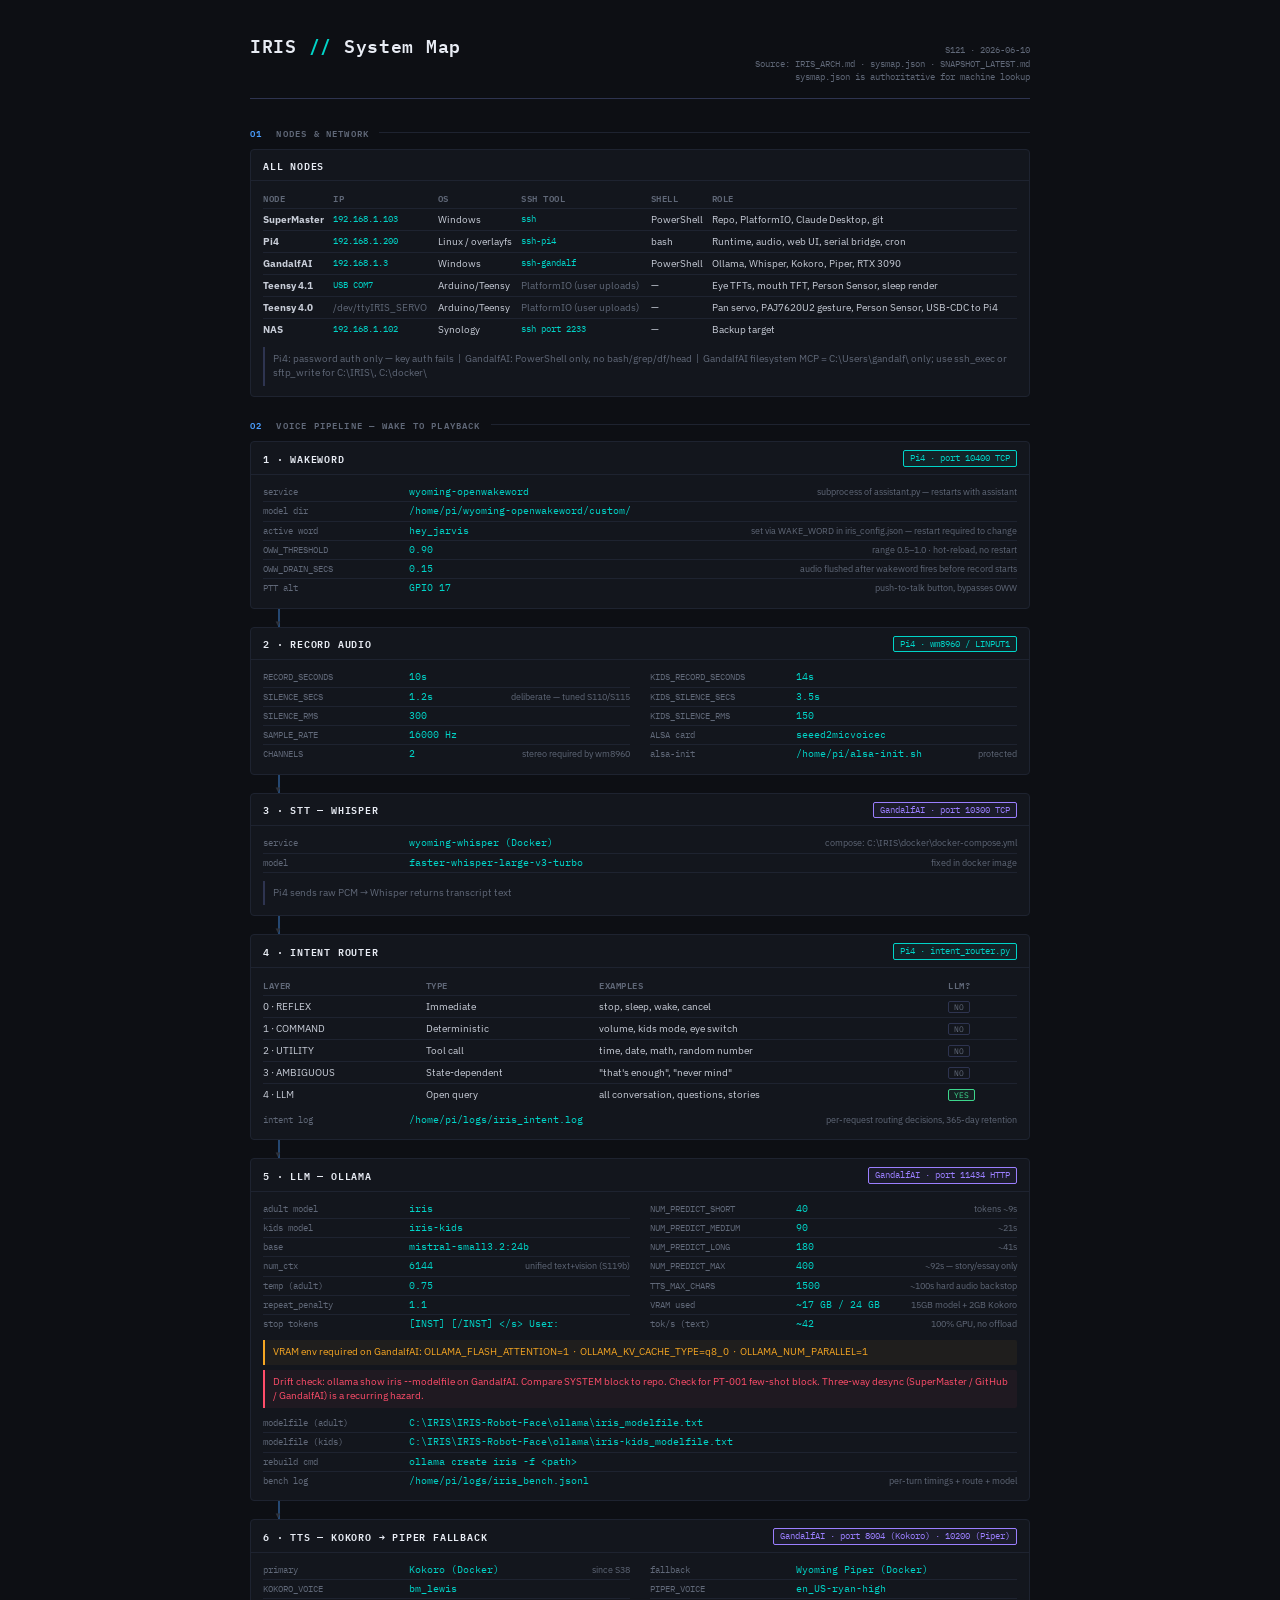
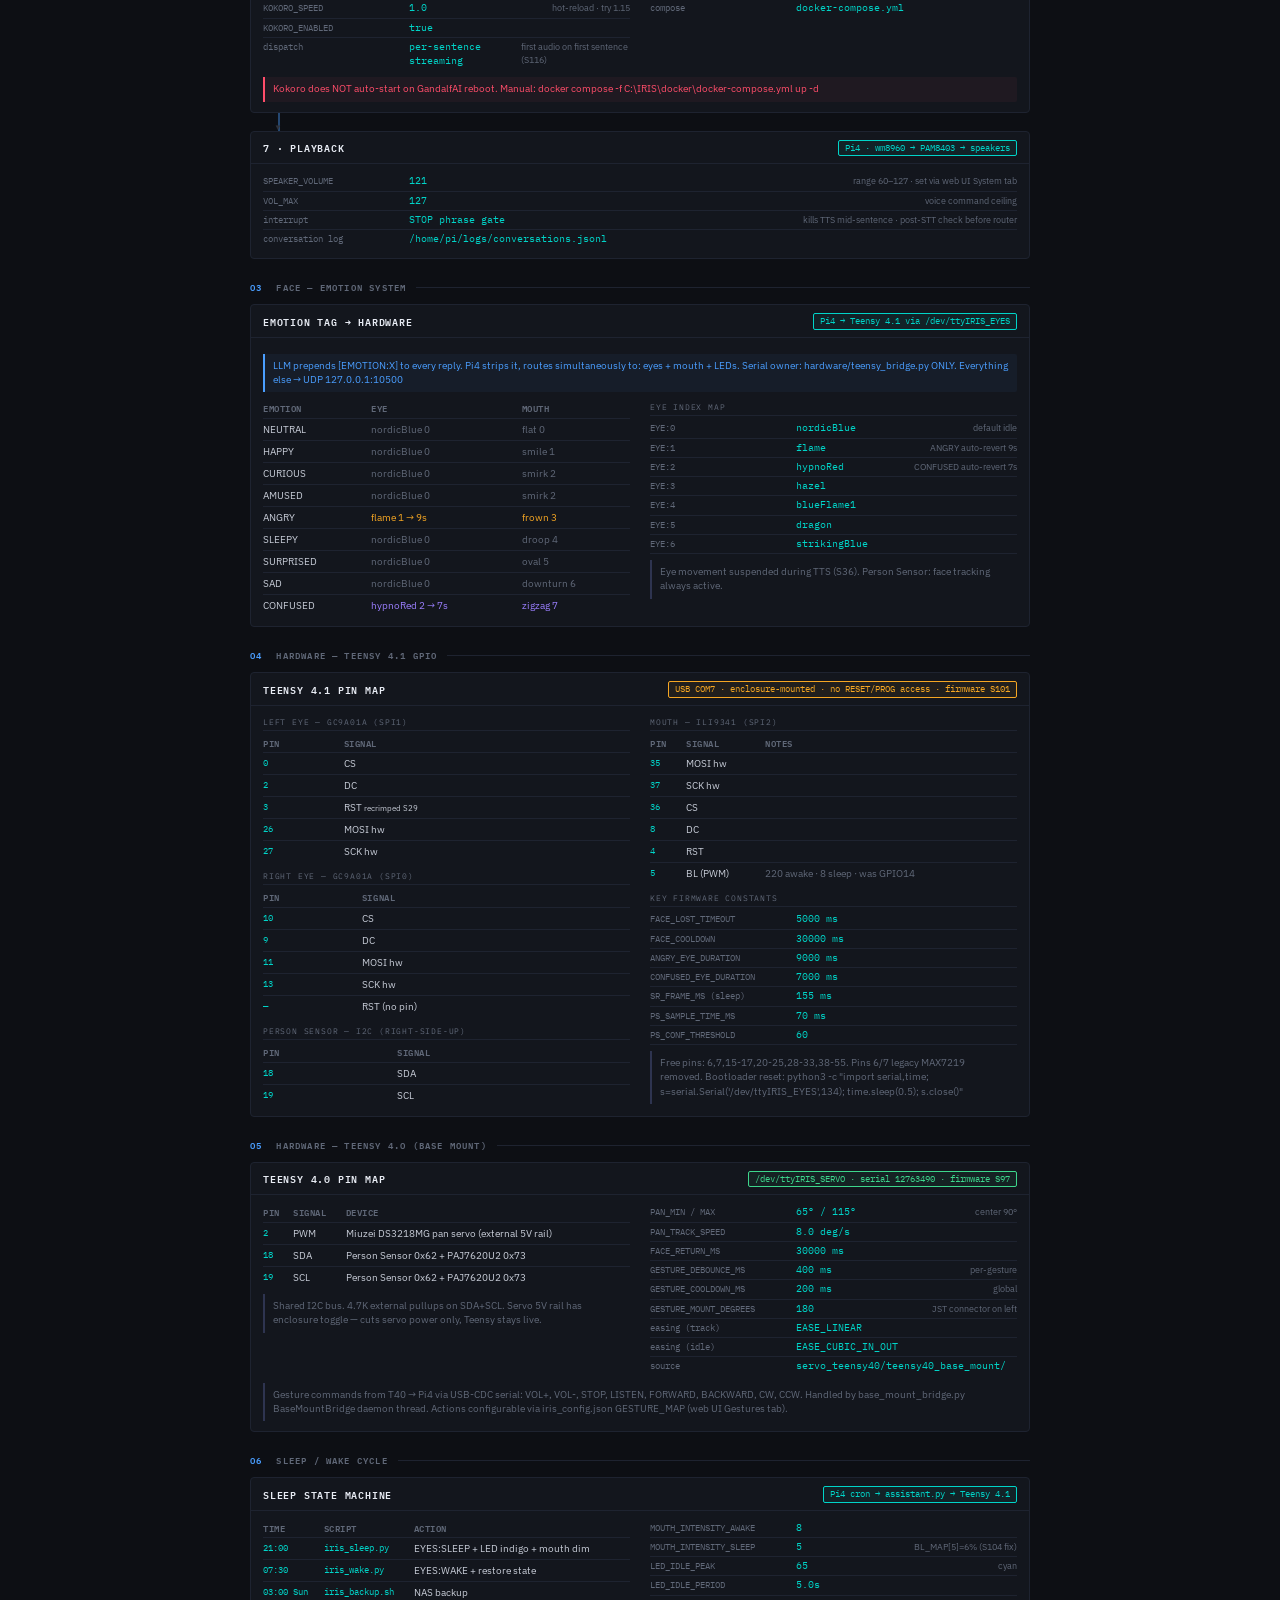
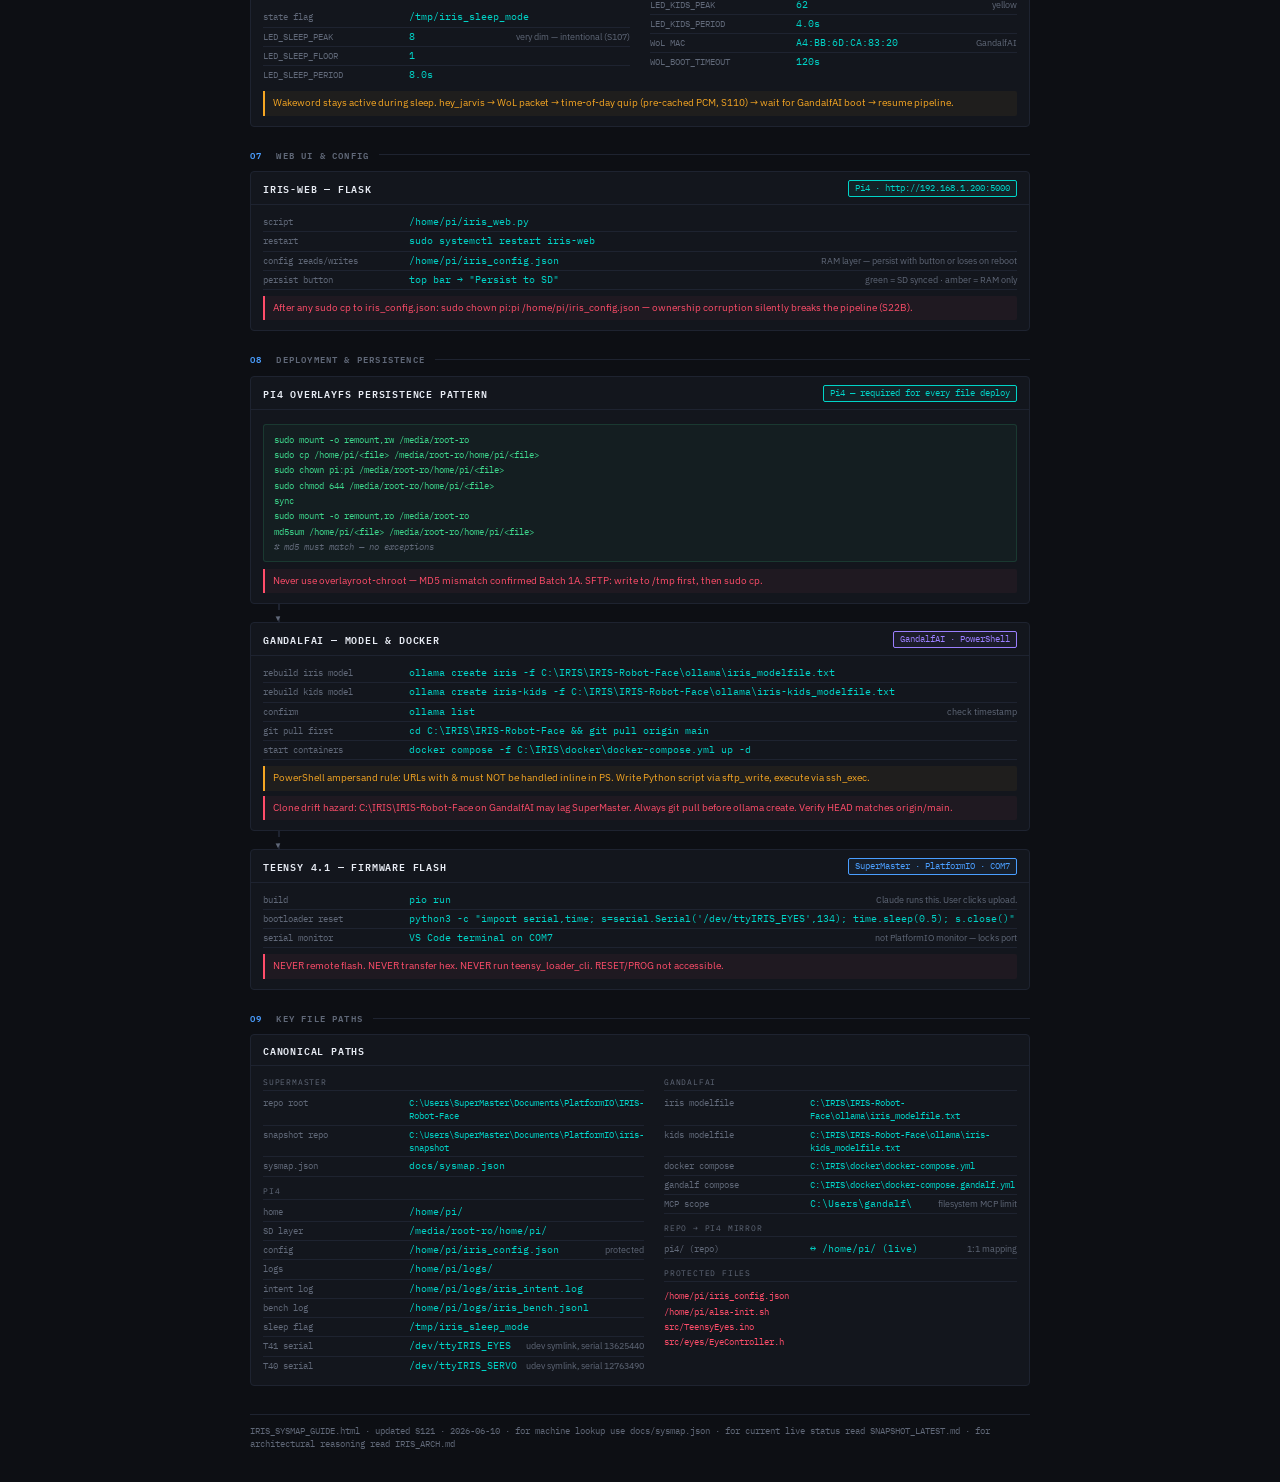
<file: docs/IRIS_SYSMAP_GUIDE.html>
<!DOCTYPE html>
<html lang="en">
<head>
<meta charset="UTF-8">
<title>IRIS System Map</title>
<style>
  @import url('https://fonts.googleapis.com/css2?family=IBM+Plex+Mono:wght@400;600&family=IBM+Plex+Sans:wght@300;400;600&display=swap');

  :root {
    --bg: #0d0f14;
    --surface: #13161d;
    --border: #1e2330;
    --border-bright: #2e3450;
    --text: #c8cdd8;
    --text-dim: #606878;
    --text-bright: #e8ecf4;
    --accent-blue: #4a9eff;
    --accent-cyan: #00d4c8;
    --accent-amber: #f5a623;
    --accent-red: #ff4d6a;
    --accent-green: #3dd68c;
    --accent-purple: #9b7fff;
    --flow-line: #1e2330;
    --tag-bg: #1a1e2a;
  }

  * { margin: 0; padding: 0; box-sizing: border-box; }

  body {
    background: var(--bg);
    color: var(--text);
    font-family: 'IBM Plex Sans', sans-serif;
    font-size: 11px;
    line-height: 1.5;
    padding: 32px 40px;
    max-width: 860px;
    margin: 0 auto;
  }

  /* PRINT */
  @media print {
    body { background: #fff; color: #111; padding: 18px 24px; font-size: 9.5px; }
    :root {
      --bg: #fff; --surface: #f5f6f8; --border: #dde0e8; --border-bright: #b0b8cc;
      --text: #222; --text-dim: #888; --text-bright: #000;
      --accent-blue: #1a5fc8; --accent-cyan: #007a72; --accent-amber: #b07000;
      --accent-red: #c0003a; --accent-green: #1a7a50; --accent-purple: #5a3faa;
      --flow-line: #dde0e8; --tag-bg: #eef0f4;
    }
    .flow-connector { border-left-color: #ccc; }
    .page-break { page-break-before: always; }
  }

  /* HEADER */
  .doc-header {
    border-bottom: 1px solid var(--border-bright);
    padding-bottom: 14px;
    margin-bottom: 28px;
    display: flex;
    align-items: baseline;
    justify-content: space-between;
  }
  .doc-title {
    font-family: 'IBM Plex Mono', monospace;
    font-size: 18px;
    font-weight: 600;
    color: var(--text-bright);
    letter-spacing: 0.04em;
  }
  .doc-title span { color: var(--accent-cyan); }
  .doc-meta {
    font-family: 'IBM Plex Mono', monospace;
    font-size: 9px;
    color: var(--text-dim);
    text-align: right;
  }

  /* SECTION */
  .section {
    margin-bottom: 6px;
  }

  /* FLOW BLOCK - the main visual unit */
  .flow-block {
    position: relative;
    border: 1px solid var(--border);
    border-radius: 4px;
    background: var(--surface);
    margin-bottom: 0;
  }

  /* Connector line between flow blocks */
  .flow-connector {
    width: 2px;
    margin: 0 0 0 28px;
    height: 18px;
    border-left: 2px dashed var(--flow-line);
    position: relative;
  }
  .flow-connector::after {
    content: '▼';
    position: absolute;
    bottom: -2px;
    left: -6px;
    font-size: 8px;
    color: var(--text-dim);
  }
  .flow-connector.thick {
    border-left: 2px solid var(--accent-blue);
    opacity: 0.4;
  }

  /* Block header */
  .block-header {
    display: flex;
    align-items: center;
    gap: 10px;
    padding: 8px 12px 7px;
    border-bottom: 1px solid var(--border);
    cursor: default;
  }
  .block-label {
    font-family: 'IBM Plex Mono', monospace;
    font-size: 10px;
    font-weight: 600;
    letter-spacing: 0.08em;
    text-transform: uppercase;
    color: var(--text-bright);
  }
  .block-node-badge {
    font-family: 'IBM Plex Mono', monospace;
    font-size: 8.5px;
    padding: 1px 6px;
    border-radius: 2px;
    background: var(--tag-bg);
    border: 1px solid var(--border-bright);
    color: var(--text-dim);
    margin-left: auto;
  }
  .block-node-badge.pi4  { color: var(--accent-cyan);   border-color: var(--accent-cyan);   background: rgba(0,212,200,0.06); }
  .block-node-badge.gand { color: var(--accent-purple);  border-color: var(--accent-purple);  background: rgba(155,127,255,0.06); }
  .block-node-badge.t41  { color: var(--accent-amber);   border-color: var(--accent-amber);   background: rgba(245,166,35,0.06); }
  .block-node-badge.t40  { color: var(--accent-green);   border-color: var(--accent-green);   background: rgba(61,214,140,0.06); }
  .block-node-badge.sm   { color: var(--accent-blue);    border-color: var(--accent-blue);    background: rgba(74,158,255,0.06); }

  /* Block body */
  .block-body {
    padding: 8px 12px 10px;
  }

  /* Two-column layout inside a block */
  .cols {
    display: grid;
    gap: 0 20px;
  }
  .cols-2 { grid-template-columns: 1fr 1fr; }
  .cols-3 { grid-template-columns: 1fr 1fr 1fr; }

  /* Table */
  table {
    width: 100%;
    border-collapse: collapse;
    margin: 0;
  }
  th {
    font-family: 'IBM Plex Mono', monospace;
    font-size: 8.5px;
    font-weight: 600;
    text-transform: uppercase;
    letter-spacing: 0.06em;
    color: var(--text-dim);
    padding: 3px 6px 3px 0;
    border-bottom: 1px solid var(--border);
    text-align: left;
    white-space: nowrap;
  }
  td {
    font-size: 10px;
    padding: 3px 6px 3px 0;
    border-bottom: 1px solid var(--border);
    vertical-align: top;
    color: var(--text);
  }
  tr:last-child td { border-bottom: none; }
  td code, th code {
    font-family: 'IBM Plex Mono', monospace;
    font-size: 9px;
    color: var(--accent-cyan);
    background: var(--tag-bg);
    padding: 0 3px;
    border-radius: 2px;
  }
  td.mono {
    font-family: 'IBM Plex Mono', monospace;
    font-size: 9px;
    color: var(--accent-cyan);
  }
  td.dim { color: var(--text-dim); }
  td.amber { color: var(--accent-amber); }
  td.green { color: var(--accent-green); }
  td.red { color: var(--accent-red); }
  td.blue { color: var(--accent-blue); }
  td.purple { color: var(--accent-purple); }

  /* Port pill */
  .port {
    font-family: 'IBM Plex Mono', monospace;
    font-size: 9px;
    color: var(--accent-amber);
    background: rgba(245,166,35,0.08);
    border: 1px solid rgba(245,166,35,0.2);
    padding: 0 4px;
    border-radius: 2px;
    white-space: nowrap;
  }

  /* Inline key-value pairs */
  .kv-row {
    display: flex;
    gap: 6px;
    align-items: baseline;
    padding: 2px 0;
    border-bottom: 1px solid var(--border);
  }
  .kv-row:last-child { border-bottom: none; }
  .kv-key {
    font-family: 'IBM Plex Mono', monospace;
    font-size: 9px;
    color: var(--text-dim);
    min-width: 140px;
    flex-shrink: 0;
  }
  .kv-val {
    font-family: 'IBM Plex Mono', monospace;
    font-size: 9.5px;
    color: var(--accent-cyan);
  }
  .kv-note {
    font-size: 9px;
    color: var(--text-dim);
    margin-left: auto;
  }

  /* Warning / note callout */
  .callout {
    margin-top: 8px;
    padding: 5px 8px;
    border-left: 2px solid var(--accent-amber);
    background: rgba(245,166,35,0.05);
    font-size: 9.5px;
    color: var(--accent-amber);
    border-radius: 0 2px 2px 0;
  }
  .callout.red  { border-color: var(--accent-red);   background: rgba(255,77,106,0.05);  color: var(--accent-red); }
  .callout.blue { border-color: var(--accent-blue);  background: rgba(74,158,255,0.05);  color: var(--accent-blue); }
  .callout.green{ border-color: var(--accent-green); background: rgba(61,214,140,0.05);  color: var(--accent-green); }
  .callout.dim  { border-color: var(--border-bright);background: transparent;            color: var(--text-dim); }

  /* Pin group label */
  .pin-group {
    font-family: 'IBM Plex Mono', monospace;
    font-size: 8px;
    text-transform: uppercase;
    letter-spacing: 0.1em;
    color: var(--text-dim);
    margin: 8px 0 3px;
    padding-bottom: 2px;
    border-bottom: 1px solid var(--border);
  }
  .pin-group:first-child { margin-top: 2px; }

  /* Stale badge */
  .stale {
    font-size: 8px;
    color: var(--accent-red);
    font-family: 'IBM Plex Mono', monospace;
    padding: 0 4px;
    border: 1px solid var(--accent-red);
    border-radius: 2px;
    opacity: 0.7;
  }

  /* Section divider with label */
  .phase-label {
    font-family: 'IBM Plex Mono', monospace;
    font-size: 8.5px;
    font-weight: 600;
    letter-spacing: 0.14em;
    text-transform: uppercase;
    color: var(--text-dim);
    margin: 22px 0 10px;
    display: flex;
    align-items: center;
    gap: 10px;
  }
  .phase-label::after {
    content: '';
    flex: 1;
    height: 1px;
    background: var(--border);
  }
  .phase-label span {
    color: var(--accent-blue);
    margin-right: 4px;
  }

  /* Inline badge */
  .badge {
    font-family: 'IBM Plex Mono', monospace;
    font-size: 8px;
    padding: 0 5px;
    border-radius: 2px;
    border: 1px solid;
    vertical-align: middle;
  }
  .badge-yes  { color: var(--accent-green);  border-color: var(--accent-green);  background: rgba(61,214,140,0.06); }
  .badge-no   { color: var(--text-dim);       border-color: var(--border-bright); background: transparent; }
  .badge-warn { color: var(--accent-red);    border-color: var(--accent-red);    background: rgba(255,77,106,0.06); }

  /* Flow arrow label */
  .flow-step {
    font-family: 'IBM Plex Mono', monospace;
    font-size: 9px;
    color: var(--text-dim);
    margin-left: 14px;
  }

  /* Persistence code block */
  .persist-block {
    font-family: 'IBM Plex Mono', monospace;
    font-size: 9px;
    color: var(--accent-green);
    background: rgba(61,214,140,0.04);
    border: 1px solid rgba(61,214,140,0.15);
    border-radius: 3px;
    padding: 7px 10px;
    line-height: 1.7;
    margin-top: 6px;
  }
  .persist-block .dim { color: var(--text-dim); font-style: italic; }

  .footnote {
    margin-top: 28px;
    padding-top: 10px;
    border-top: 1px solid var(--border);
    font-size: 8.5px;
    color: var(--text-dim);
    font-family: 'IBM Plex Mono', monospace;
  }
</style>
</head>
<body>

<!-- HEADER -->
<div class="doc-header">
  <div class="doc-title">IRIS <span>//</span> System Map</div>
  <div class="doc-meta">
    S121 · 2026-06-10<br>
    Source: IRIS_ARCH.md · sysmap.json · SNAPSHOT_LATEST.md<br>
    sysmap.json is authoritative for machine lookup
  </div>
</div>


<!-- ═══════════════════════════════════════════════════════════ -->
<div class="phase-label"><span>01</span> Nodes &amp; Network</div>

<div class="flow-block">
  <div class="block-header">
    <div class="block-label">All Nodes</div>
  </div>
  <div class="block-body">
    <table>
      <tr>
        <th>Node</th><th>IP</th><th>OS</th><th>SSH Tool</th><th>Shell</th><th>Role</th>
      </tr>
      <tr>
        <td><strong>SuperMaster</strong></td>
        <td class="mono">192.168.1.103</td>
        <td>Windows</td>
        <td class="mono">ssh</td>
        <td>PowerShell</td>
        <td>Repo, PlatformIO, Claude Desktop, git</td>
      </tr>
      <tr>
        <td><strong>Pi4</strong></td>
        <td class="mono">192.168.1.200</td>
        <td>Linux / overlayfs</td>
        <td class="mono">ssh-pi4</td>
        <td>bash</td>
        <td>Runtime, audio, web UI, serial bridge, cron</td>
      </tr>
      <tr>
        <td><strong>GandalfAI</strong></td>
        <td class="mono">192.168.1.3</td>
        <td>Windows</td>
        <td class="mono">ssh-gandalf</td>
        <td>PowerShell</td>
        <td>Ollama, Whisper, Kokoro, Piper, RTX 3090</td>
      </tr>
      <tr>
        <td><strong>Teensy 4.1</strong></td>
        <td class="mono">USB COM7</td>
        <td>Arduino/Teensy</td>
        <td class="dim">PlatformIO (user uploads)</td>
        <td>—</td>
        <td>Eye TFTs, mouth TFT, Person Sensor, sleep render</td>
      </tr>
      <tr>
        <td><strong>Teensy 4.0</strong></td>
        <td class="dim">/dev/ttyIRIS_SERVO</td>
        <td>Arduino/Teensy</td>
        <td class="dim">PlatformIO (user uploads)</td>
        <td>—</td>
        <td>Pan servo, PAJ7620U2 gesture, Person Sensor, USB-CDC to Pi4</td>
      </tr>
      <tr>
        <td><strong>NAS</strong></td>
        <td class="mono">192.168.1.102</td>
        <td>Synology</td>
        <td class="mono">ssh port 2233</td>
        <td>—</td>
        <td>Backup target</td>
      </tr>
    </table>
    <div class="callout dim" style="margin-top:7px;">Pi4: password auth only — key auth fails &nbsp;|&nbsp; GandalfAI: PowerShell only, no bash/grep/df/head &nbsp;|&nbsp; GandalfAI filesystem MCP = C:\Users\gandalf\ only; use ssh_exec or sftp_write for C:\IRIS\, C:\docker\</div>
  </div>
</div>


<!-- ═══════════════════════════════════════════════════════════ -->
<div class="phase-label"><span>02</span> Voice Pipeline — Wake to Playback</div>

<div class="flow-block">
  <div class="block-header">
    <div class="block-label">1 · Wakeword</div>
    <div class="block-node-badge pi4">Pi4 · port 10400 TCP</div>
  </div>
  <div class="block-body">
    <div class="kv-row"><span class="kv-key">service</span><span class="kv-val">wyoming-openwakeword</span><span class="kv-note">subprocess of assistant.py — restarts with assistant</span></div>
    <div class="kv-row"><span class="kv-key">model dir</span><span class="kv-val">/home/pi/wyoming-openwakeword/custom/</span></div>
    <div class="kv-row"><span class="kv-key">active word</span><span class="kv-val">hey_jarvis</span><span class="kv-note">set via WAKE_WORD in iris_config.json — restart required to change</span></div>
    <div class="kv-row"><span class="kv-key">OWW_THRESHOLD</span><span class="kv-val">0.90</span><span class="kv-note">range 0.5–1.0 · hot-reload, no restart</span></div>
    <div class="kv-row"><span class="kv-key">OWW_DRAIN_SECS</span><span class="kv-val">0.15</span><span class="kv-note">audio flushed after wakeword fires before record starts</span></div>
    <div class="kv-row"><span class="kv-key">PTT alt</span><span class="kv-val">GPIO 17</span><span class="kv-note">push-to-talk button, bypasses OWW</span></div>
  </div>
</div>

<div class="flow-connector thick"></div>

<div class="flow-block">
  <div class="block-header">
    <div class="block-label">2 · Record Audio</div>
    <div class="block-node-badge pi4">Pi4 · wm8960 / LINPUT1</div>
  </div>
  <div class="block-body">
    <div class="cols cols-2">
      <div>
        <div class="kv-row"><span class="kv-key">RECORD_SECONDS</span><span class="kv-val">10s</span></div>
        <div class="kv-row"><span class="kv-key">SILENCE_SECS</span><span class="kv-val">1.2s</span><span class="kv-note">deliberate — tuned S110/S115</span></div>
        <div class="kv-row"><span class="kv-key">SILENCE_RMS</span><span class="kv-val">300</span></div>
        <div class="kv-row"><span class="kv-key">SAMPLE_RATE</span><span class="kv-val">16000 Hz</span></div>
        <div class="kv-row"><span class="kv-key">CHANNELS</span><span class="kv-val">2</span><span class="kv-note">stereo required by wm8960</span></div>
      </div>
      <div>
        <div class="kv-row"><span class="kv-key">KIDS_RECORD_SECONDS</span><span class="kv-val">14s</span></div>
        <div class="kv-row"><span class="kv-key">KIDS_SILENCE_SECS</span><span class="kv-val">3.5s</span></div>
        <div class="kv-row"><span class="kv-key">KIDS_SILENCE_RMS</span><span class="kv-val">150</span></div>
        <div class="kv-row"><span class="kv-key">ALSA card</span><span class="kv-val">seeed2micvoicec</span></div>
        <div class="kv-row"><span class="kv-key">alsa-init</span><span class="kv-val">/home/pi/alsa-init.sh</span><span class="kv-note">protected</span></div>
      </div>
    </div>
  </div>
</div>

<div class="flow-connector thick"></div>

<div class="flow-block">
  <div class="block-header">
    <div class="block-label">3 · STT — Whisper</div>
    <div class="block-node-badge gand">GandalfAI · port 10300 TCP</div>
  </div>
  <div class="block-body">
    <div class="kv-row"><span class="kv-key">service</span><span class="kv-val">wyoming-whisper (Docker)</span><span class="kv-note">compose: C:\IRIS\docker\docker-compose.yml</span></div>
    <div class="kv-row"><span class="kv-key">model</span><span class="kv-val">faster-whisper-large-v3-turbo</span><span class="kv-note">fixed in docker image</span></div>
    <div class="callout dim">Pi4 sends raw PCM → Whisper returns transcript text</div>
  </div>
</div>

<div class="flow-connector thick"></div>

<div class="flow-block">
  <div class="block-header">
    <div class="block-label">4 · Intent Router</div>
    <div class="block-node-badge pi4">Pi4 · intent_router.py</div>
  </div>
  <div class="block-body">
    <table>
      <tr><th>Layer</th><th>Type</th><th>Examples</th><th>LLM?</th></tr>
      <tr><td>0 · REFLEX</td><td>Immediate</td><td>stop, sleep, wake, cancel</td><td><span class="badge badge-no">NO</span></td></tr>
      <tr><td>1 · COMMAND</td><td>Deterministic</td><td>volume, kids mode, eye switch</td><td><span class="badge badge-no">NO</span></td></tr>
      <tr><td>2 · UTILITY</td><td>Tool call</td><td>time, date, math, random number</td><td><span class="badge badge-no">NO</span></td></tr>
      <tr><td>3 · AMBIGUOUS</td><td>State-dependent</td><td>"that's enough", "never mind"</td><td><span class="badge badge-no">NO</span></td></tr>
      <tr><td>4 · LLM</td><td>Open query</td><td>all conversation, questions, stories</td><td><span class="badge badge-yes">YES</span></td></tr>
    </table>
    <div class="kv-row" style="margin-top:6px;"><span class="kv-key">intent log</span><span class="kv-val">/home/pi/logs/iris_intent.log</span><span class="kv-note">per-request routing decisions, 365-day retention</span></div>
  </div>
</div>

<div class="flow-connector thick"></div>

<div class="flow-block">
  <div class="block-header">
    <div class="block-label">5 · LLM — Ollama</div>
    <div class="block-node-badge gand">GandalfAI · port 11434 HTTP</div>
  </div>
  <div class="block-body">
    <div class="cols cols-2">
      <div>
        <div class="kv-row"><span class="kv-key">adult model</span><span class="kv-val">iris</span></div>
        <div class="kv-row"><span class="kv-key">kids model</span><span class="kv-val">iris-kids</span></div>
        <div class="kv-row"><span class="kv-key">base</span><span class="kv-val">mistral-small3.2:24b</span></div>
        <div class="kv-row"><span class="kv-key">num_ctx</span><span class="kv-val">6144</span><span class="kv-note">unified text+vision (S119b)</span></div>
        <div class="kv-row"><span class="kv-key">temp (adult)</span><span class="kv-val">0.75</span></div>
        <div class="kv-row"><span class="kv-key">repeat_penalty</span><span class="kv-val">1.1</span></div>
        <div class="kv-row"><span class="kv-key">stop tokens</span><span class="kv-val">[INST] [/INST] &lt;/s&gt; User:</span></div>
      </div>
      <div>
        <div class="kv-row"><span class="kv-key">NUM_PREDICT_SHORT</span><span class="kv-val">40</span><span class="kv-note">tokens ~9s</span></div>
        <div class="kv-row"><span class="kv-key">NUM_PREDICT_MEDIUM</span><span class="kv-val">90</span><span class="kv-note">~21s</span></div>
        <div class="kv-row"><span class="kv-key">NUM_PREDICT_LONG</span><span class="kv-val">180</span><span class="kv-note">~41s</span></div>
        <div class="kv-row"><span class="kv-key">NUM_PREDICT_MAX</span><span class="kv-val">400</span><span class="kv-note">~92s — story/essay only</span></div>
        <div class="kv-row"><span class="kv-key">TTS_MAX_CHARS</span><span class="kv-val">1500</span><span class="kv-note">~100s hard audio backstop</span></div>
        <div class="kv-row"><span class="kv-key">VRAM used</span><span class="kv-val">~17 GB / 24 GB</span><span class="kv-note">15GB model + 2GB Kokoro</span></div>
        <div class="kv-row"><span class="kv-key">tok/s (text)</span><span class="kv-val">~42</span><span class="kv-note">100% GPU, no offload</span></div>
      </div>
    </div>
    <div class="callout" style="margin-top:7px;">VRAM env required on GandalfAI: OLLAMA_FLASH_ATTENTION=1 &nbsp;·&nbsp; OLLAMA_KV_CACHE_TYPE=q8_0 &nbsp;·&nbsp; OLLAMA_NUM_PARALLEL=1</div>
    <div class="callout red" style="margin-top:5px;">Drift check: ollama show iris --modelfile on GandalfAI. Compare SYSTEM block to repo. Check for PT-001 few-shot block. Three-way desync (SuperMaster / GitHub / GandalfAI) is a recurring hazard.</div>
    <div style="margin-top:6px;">
      <div class="kv-row"><span class="kv-key">modelfile (adult)</span><span class="kv-val">C:\IRIS\IRIS-Robot-Face\ollama\iris_modelfile.txt</span></div>
      <div class="kv-row"><span class="kv-key">modelfile (kids)</span><span class="kv-val">C:\IRIS\IRIS-Robot-Face\ollama\iris-kids_modelfile.txt</span></div>
      <div class="kv-row"><span class="kv-key">rebuild cmd</span><span class="kv-val">ollama create iris -f &lt;path&gt;</span></div>
      <div class="kv-row"><span class="kv-key">bench log</span><span class="kv-val">/home/pi/logs/iris_bench.jsonl</span><span class="kv-note">per-turn timings + route + model</span></div>
    </div>
  </div>
</div>

<div class="flow-connector thick"></div>

<div class="flow-block">
  <div class="block-header">
    <div class="block-label">6 · TTS — Kokoro → Piper fallback</div>
    <div class="block-node-badge gand">GandalfAI · port 8004 (Kokoro) · 10200 (Piper)</div>
  </div>
  <div class="block-body">
    <div class="cols cols-2">
      <div>
        <div class="kv-row"><span class="kv-key">primary</span><span class="kv-val">Kokoro (Docker)</span><span class="kv-note">since S38</span></div>
        <div class="kv-row"><span class="kv-key">KOKORO_VOICE</span><span class="kv-val">bm_lewis</span></div>
        <div class="kv-row"><span class="kv-key">KOKORO_SPEED</span><span class="kv-val">1.0</span><span class="kv-note">hot-reload · try 1.15</span></div>
        <div class="kv-row"><span class="kv-key">KOKORO_ENABLED</span><span class="kv-val">true</span></div>
        <div class="kv-row"><span class="kv-key">dispatch</span><span class="kv-val">per-sentence streaming</span><span class="kv-note">first audio on first sentence (S116)</span></div>
      </div>
      <div>
        <div class="kv-row"><span class="kv-key">fallback</span><span class="kv-val">Wyoming Piper (Docker)</span></div>
        <div class="kv-row"><span class="kv-key">PIPER_VOICE</span><span class="kv-val">en_US-ryan-high</span></div>
        <div class="kv-row"><span class="kv-key">compose</span><span class="kv-val">docker-compose.yml</span></div>
      </div>
    </div>
    <div class="callout red" style="margin-top:7px;">Kokoro does NOT auto-start on GandalfAI reboot. Manual: docker compose -f C:\IRIS\docker\docker-compose.yml up -d</div>
  </div>
</div>

<div class="flow-connector thick"></div>

<div class="flow-block">
  <div class="block-header">
    <div class="block-label">7 · Playback</div>
    <div class="block-node-badge pi4">Pi4 · wm8960 → PAM8403 → speakers</div>
  </div>
  <div class="block-body">
    <div class="kv-row"><span class="kv-key">SPEAKER_VOLUME</span><span class="kv-val">121</span><span class="kv-note">range 60–127 · set via web UI System tab</span></div>
    <div class="kv-row"><span class="kv-key">VOL_MAX</span><span class="kv-val">127</span><span class="kv-note">voice command ceiling</span></div>
    <div class="kv-row"><span class="kv-key">interrupt</span><span class="kv-val">STOP phrase gate</span><span class="kv-note">kills TTS mid-sentence · post-STT check before router</span></div>
    <div class="kv-row"><span class="kv-key">conversation log</span><span class="kv-val">/home/pi/logs/conversations.jsonl</span></div>
  </div>
</div>


<!-- ═══════════════════════════════════════════════════════════ -->
<div class="phase-label"><span>03</span> Face — Emotion System</div>

<div class="flow-block">
  <div class="block-header">
    <div class="block-label">Emotion Tag → Hardware</div>
    <div class="block-node-badge pi4">Pi4 → Teensy 4.1 via /dev/ttyIRIS_EYES</div>
  </div>
  <div class="block-body">
    <div class="callout blue" style="margin-bottom:7px;">LLM prepends [EMOTION:X] to every reply. Pi4 strips it, routes simultaneously to: eyes + mouth + LEDs. Serial owner: hardware/teensy_bridge.py ONLY. Everything else → UDP 127.0.0.1:10500</div>
    <div class="cols cols-2">
      <div>
        <table>
          <tr><th>Emotion</th><th>Eye</th><th>Mouth</th></tr>
          <tr><td>NEUTRAL</td><td class="dim">nordicBlue 0</td><td class="dim">flat 0</td></tr>
          <tr><td>HAPPY</td><td class="dim">nordicBlue 0</td><td class="dim">smile 1</td></tr>
          <tr><td>CURIOUS</td><td class="dim">nordicBlue 0</td><td class="dim">smirk 2</td></tr>
          <tr><td>AMUSED</td><td class="dim">nordicBlue 0</td><td class="dim">smirk 2</td></tr>
          <tr><td>ANGRY</td><td class="amber">flame 1 → 9s</td><td class="amber">frown 3</td></tr>
          <tr><td>SLEEPY</td><td class="dim">nordicBlue 0</td><td class="dim">droop 4</td></tr>
          <tr><td>SURPRISED</td><td class="dim">nordicBlue 0</td><td class="dim">oval 5</td></tr>
          <tr><td>SAD</td><td class="dim">nordicBlue 0</td><td class="dim">downturn 6</td></tr>
          <tr><td>CONFUSED</td><td class="purple">hypnoRed 2 → 7s</td><td class="purple">zigzag 7</td></tr>
        </table>
      </div>
      <div>
        <div class="pin-group">Eye Index Map</div>
        <div class="kv-row"><span class="kv-key">EYE:0</span><span class="kv-val">nordicBlue</span><span class="kv-note">default idle</span></div>
        <div class="kv-row"><span class="kv-key">EYE:1</span><span class="kv-val">flame</span><span class="kv-note">ANGRY auto-revert 9s</span></div>
        <div class="kv-row"><span class="kv-key">EYE:2</span><span class="kv-val">hypnoRed</span><span class="kv-note">CONFUSED auto-revert 7s</span></div>
        <div class="kv-row"><span class="kv-key">EYE:3</span><span class="kv-val">hazel</span></div>
        <div class="kv-row"><span class="kv-key">EYE:4</span><span class="kv-val">blueFlame1</span></div>
        <div class="kv-row"><span class="kv-key">EYE:5</span><span class="kv-val">dragon</span></div>
        <div class="kv-row"><span class="kv-key">EYE:6</span><span class="kv-val">strikingBlue</span></div>
        <div class="callout dim" style="margin-top:6px;">Eye movement suspended during TTS (S36). Person Sensor: face tracking always active.</div>
      </div>
    </div>
  </div>
</div>


<!-- ═══════════════════════════════════════════════════════════ -->
<div class="phase-label"><span>04</span> Hardware — Teensy 4.1 GPIO</div>

<div class="flow-block">
  <div class="block-header">
    <div class="block-label">Teensy 4.1 Pin Map</div>
    <div class="block-node-badge t41">USB COM7 · enclosure-mounted · no RESET/PROG access · firmware S101</div>
  </div>
  <div class="block-body">
    <div class="cols cols-2">
      <div>
        <div class="pin-group">Left Eye — GC9A01A (SPI1)</div>
        <table>
          <tr><th>Pin</th><th>Signal</th></tr>
          <tr><td class="mono">0</td><td>CS</td></tr>
          <tr><td class="mono">2</td><td>DC</td></tr>
          <tr><td class="mono">3</td><td>RST <span class="dim" style="font-size:8px;">recrimped S29</span></td></tr>
          <tr><td class="mono">26</td><td>MOSI hw</td></tr>
          <tr><td class="mono">27</td><td>SCK hw</td></tr>
        </table>
        <div class="pin-group">Right Eye — GC9A01A (SPI0)</div>
        <table>
          <tr><th>Pin</th><th>Signal</th></tr>
          <tr><td class="mono">10</td><td>CS</td></tr>
          <tr><td class="mono">9</td><td>DC</td></tr>
          <tr><td class="mono">11</td><td>MOSI hw</td></tr>
          <tr><td class="mono">13</td><td>SCK hw</td></tr>
          <tr><td class="mono">—</td><td>RST (no pin)</td></tr>
        </table>
        <div class="pin-group">Person Sensor — I2C (RIGHT-SIDE-UP)</div>
        <table>
          <tr><th>Pin</th><th>Signal</th></tr>
          <tr><td class="mono">18</td><td>SDA</td></tr>
          <tr><td class="mono">19</td><td>SCL</td></tr>
        </table>
      </div>
      <div>
        <div class="pin-group">Mouth — ILI9341 (SPI2)</div>
        <table>
          <tr><th>Pin</th><th>Signal</th><th>Notes</th></tr>
          <tr><td class="mono">35</td><td>MOSI hw</td><td></td></tr>
          <tr><td class="mono">37</td><td>SCK hw</td><td></td></tr>
          <tr><td class="mono">36</td><td>CS</td><td></td></tr>
          <tr><td class="mono">8</td><td>DC</td><td></td></tr>
          <tr><td class="mono">4</td><td>RST</td><td></td></tr>
          <tr><td class="mono">5</td><td>BL (PWM)</td><td class="dim">220 awake · 8 sleep · was GPIO14</td></tr>
        </table>
        <div class="pin-group">Key Firmware Constants</div>
        <div class="kv-row"><span class="kv-key">FACE_LOST_TIMEOUT</span><span class="kv-val">5000 ms</span></div>
        <div class="kv-row"><span class="kv-key">FACE_COOLDOWN</span><span class="kv-val">30000 ms</span></div>
        <div class="kv-row"><span class="kv-key">ANGRY_EYE_DURATION</span><span class="kv-val">9000 ms</span></div>
        <div class="kv-row"><span class="kv-key">CONFUSED_EYE_DURATION</span><span class="kv-val">7000 ms</span></div>
        <div class="kv-row"><span class="kv-key">SR_FRAME_MS (sleep)</span><span class="kv-val">155 ms</span></div>
        <div class="kv-row"><span class="kv-key">PS_SAMPLE_TIME_MS</span><span class="kv-val">70 ms</span></div>
        <div class="kv-row"><span class="kv-key">PS_CONF_THRESHOLD</span><span class="kv-val">60</span></div>
        <div class="callout dim" style="margin-top:6px;">Free pins: 6,7,15-17,20-25,28-33,38-55. Pins 6/7 legacy MAX7219 removed. Bootloader reset: python3 -c "import serial,time; s=serial.Serial('/dev/ttyIRIS_EYES',134); time.sleep(0.5); s.close()"</div>
      </div>
    </div>
  </div>
</div>


<!-- ═══════════════════════════════════════════════════════════ -->
<div class="phase-label"><span>05</span> Hardware — Teensy 4.0 (Base Mount)</div>

<div class="flow-block">
  <div class="block-header">
    <div class="block-label">Teensy 4.0 Pin Map</div>
    <div class="block-node-badge t40">/dev/ttyIRIS_SERVO · serial 12763490 · firmware S97</div>
  </div>
  <div class="block-body">
    <div class="cols cols-2">
      <div>
        <table>
          <tr><th>Pin</th><th>Signal</th><th>Device</th></tr>
          <tr><td class="mono">2</td><td>PWM</td><td>Miuzei DS3218MG pan servo (external 5V rail)</td></tr>
          <tr><td class="mono">18</td><td>SDA</td><td>Person Sensor 0x62 + PAJ7620U2 0x73</td></tr>
          <tr><td class="mono">19</td><td>SCL</td><td>Person Sensor 0x62 + PAJ7620U2 0x73</td></tr>
        </table>
        <div class="callout dim" style="margin-top:6px;">Shared I2C bus. 4.7K external pullups on SDA+SCL. Servo 5V rail has enclosure toggle — cuts servo power only, Teensy stays live.</div>
      </div>
      <div>
        <div class="kv-row"><span class="kv-key">PAN_MIN / MAX</span><span class="kv-val">65° / 115°</span><span class="kv-note">center 90°</span></div>
        <div class="kv-row"><span class="kv-key">PAN_TRACK_SPEED</span><span class="kv-val">8.0 deg/s</span></div>
        <div class="kv-row"><span class="kv-key">FACE_RETURN_MS</span><span class="kv-val">30000 ms</span></div>
        <div class="kv-row"><span class="kv-key">GESTURE_DEBOUNCE_MS</span><span class="kv-val">400 ms</span><span class="kv-note">per-gesture</span></div>
        <div class="kv-row"><span class="kv-key">GESTURE_COOLDOWN_MS</span><span class="kv-val">200 ms</span><span class="kv-note">global</span></div>
        <div class="kv-row"><span class="kv-key">GESTURE_MOUNT_DEGREES</span><span class="kv-val">180</span><span class="kv-note">JST connector on left</span></div>
        <div class="kv-row"><span class="kv-key">easing (track)</span><span class="kv-val">EASE_LINEAR</span></div>
        <div class="kv-row"><span class="kv-key">easing (idle)</span><span class="kv-val">EASE_CUBIC_IN_OUT</span></div>
        <div class="kv-row"><span class="kv-key">source</span><span class="kv-val">servo_teensy40/teensy40_base_mount/</span></div>
      </div>
    </div>
    <div class="callout dim" style="margin-top:7px;">Gesture commands from T40 → Pi4 via USB-CDC serial: VOL+, VOL-, STOP, LISTEN, FORWARD, BACKWARD, CW, CCW. Handled by base_mount_bridge.py BaseMountBridge daemon thread. Actions configurable via iris_config.json GESTURE_MAP (web UI Gestures tab).</div>
  </div>
</div>


<!-- ═══════════════════════════════════════════════════════════ -->
<div class="phase-label"><span>06</span> Sleep / Wake Cycle</div>

<div class="flow-block">
  <div class="block-header">
    <div class="block-label">Sleep State Machine</div>
    <div class="block-node-badge pi4">Pi4 cron → assistant.py → Teensy 4.1</div>
  </div>
  <div class="block-body">
    <div class="cols cols-2">
      <div>
        <table>
          <tr><th>Time</th><th>Script</th><th>Action</th></tr>
          <tr><td class="mono">21:00</td><td class="mono">iris_sleep.py</td><td>EYES:SLEEP + LED indigo + mouth dim</td></tr>
          <tr><td class="mono">07:30</td><td class="mono">iris_wake.py</td><td>EYES:WAKE + restore state</td></tr>
          <tr><td class="mono">03:00 Sun</td><td class="mono">iris_backup.sh</td><td>NAS backup</td></tr>
        </table>
        <div class="kv-row" style="margin-top:5px;"><span class="kv-key">state flag</span><span class="kv-val">/tmp/iris_sleep_mode</span></div>
        <div class="kv-row"><span class="kv-key">LED_SLEEP_PEAK</span><span class="kv-val">8</span><span class="kv-note">very dim — intentional (S107)</span></div>
        <div class="kv-row"><span class="kv-key">LED_SLEEP_FLOOR</span><span class="kv-val">1</span></div>
        <div class="kv-row"><span class="kv-key">LED_SLEEP_PERIOD</span><span class="kv-val">8.0s</span></div>
      </div>
      <div>
        <div class="kv-row"><span class="kv-key">MOUTH_INTENSITY_AWAKE</span><span class="kv-val">8</span></div>
        <div class="kv-row"><span class="kv-key">MOUTH_INTENSITY_SLEEP</span><span class="kv-val">5</span><span class="kv-note">BL_MAP[5]=6% (S104 fix)</span></div>
        <div class="kv-row"><span class="kv-key">LED_IDLE_PEAK</span><span class="kv-val">65</span><span class="kv-note">cyan</span></div>
        <div class="kv-row"><span class="kv-key">LED_IDLE_PERIOD</span><span class="kv-val">5.0s</span></div>
        <div class="kv-row"><span class="kv-key">LED_KIDS_PEAK</span><span class="kv-val">62</span><span class="kv-note">yellow</span></div>
        <div class="kv-row"><span class="kv-key">LED_KIDS_PERIOD</span><span class="kv-val">4.0s</span></div>
        <div class="kv-row"><span class="kv-key">WoL MAC</span><span class="kv-val">A4:BB:6D:CA:83:20</span><span class="kv-note">GandalfAI</span></div>
        <div class="kv-row"><span class="kv-key">WOL_BOOT_TIMEOUT</span><span class="kv-val">120s</span></div>
      </div>
    </div>
    <div class="callout" style="margin-top:7px;">Wakeword stays active during sleep. hey_jarvis → WoL packet → time-of-day quip (pre-cached PCM, S110) → wait for GandalfAI boot → resume pipeline.</div>
  </div>
</div>


<!-- ═══════════════════════════════════════════════════════════ -->
<div class="phase-label"><span>07</span> Web UI &amp; Config</div>

<div class="flow-block">
  <div class="block-header">
    <div class="block-label">iris-web — Flask</div>
    <div class="block-node-badge pi4">Pi4 · http://192.168.1.200:5000</div>
  </div>
  <div class="block-body">
    <div class="kv-row"><span class="kv-key">script</span><span class="kv-val">/home/pi/iris_web.py</span></div>
    <div class="kv-row"><span class="kv-key">restart</span><span class="kv-val">sudo systemctl restart iris-web</span></div>
    <div class="kv-row"><span class="kv-key">config reads/writes</span><span class="kv-val">/home/pi/iris_config.json</span><span class="kv-note">RAM layer — persist with button or loses on reboot</span></div>
    <div class="kv-row"><span class="kv-key">persist button</span><span class="kv-val">top bar → "Persist to SD"</span><span class="kv-note">green = SD synced · amber = RAM only</span></div>
    <div class="callout red" style="margin-top:6px;">After any sudo cp to iris_config.json: sudo chown pi:pi /home/pi/iris_config.json — ownership corruption silently breaks the pipeline (S22B).</div>
  </div>
</div>


<!-- ═══════════════════════════════════════════════════════════ -->
<div class="phase-label"><span>08</span> Deployment &amp; Persistence</div>

<div class="flow-block">
  <div class="block-header">
    <div class="block-label">Pi4 Overlayfs Persistence Pattern</div>
    <div class="block-node-badge pi4">Pi4 — required for every file deploy</div>
  </div>
  <div class="block-body">
    <div class="persist-block">
      sudo mount -o remount,rw /media/root-ro<br>
      sudo cp /home/pi/&lt;file&gt; /media/root-ro/home/pi/&lt;file&gt;<br>
      sudo chown pi:pi /media/root-ro/home/pi/&lt;file&gt;<br>
      sudo chmod 644 /media/root-ro/home/pi/&lt;file&gt;<br>
      sync<br>
      sudo mount -o remount,ro /media/root-ro<br>
      md5sum /home/pi/&lt;file&gt; /media/root-ro/home/pi/&lt;file&gt;<br>
      <span class="dim"># md5 must match — no exceptions</span>
    </div>
    <div class="callout red" style="margin-top:7px;">Never use overlayroot-chroot — MD5 mismatch confirmed Batch 1A. SFTP: write to /tmp first, then sudo cp.</div>
  </div>
</div>

<div class="flow-connector"></div>

<div class="flow-block">
  <div class="block-header">
    <div class="block-label">GandalfAI — Model &amp; Docker</div>
    <div class="block-node-badge gand">GandalfAI · PowerShell</div>
  </div>
  <div class="block-body">
    <div class="kv-row"><span class="kv-key">rebuild iris model</span><span class="kv-val">ollama create iris -f C:\IRIS\IRIS-Robot-Face\ollama\iris_modelfile.txt</span></div>
    <div class="kv-row"><span class="kv-key">rebuild kids model</span><span class="kv-val">ollama create iris-kids -f C:\IRIS\IRIS-Robot-Face\ollama\iris-kids_modelfile.txt</span></div>
    <div class="kv-row"><span class="kv-key">confirm</span><span class="kv-val">ollama list</span><span class="kv-note">check timestamp</span></div>
    <div class="kv-row"><span class="kv-key">git pull first</span><span class="kv-val">cd C:\IRIS\IRIS-Robot-Face &amp;&amp; git pull origin main</span></div>
    <div class="kv-row"><span class="kv-key">start containers</span><span class="kv-val">docker compose -f C:\IRIS\docker\docker-compose.yml up -d</span></div>
    <div class="callout" style="margin-top:6px;">PowerShell ampersand rule: URLs with &amp; must NOT be handled inline in PS. Write Python script via sftp_write, execute via ssh_exec.</div>
    <div class="callout red" style="margin-top:5px;">Clone drift hazard: C:\IRIS\IRIS-Robot-Face on GandalfAI may lag SuperMaster. Always git pull before ollama create. Verify HEAD matches origin/main.</div>
  </div>
</div>

<div class="flow-connector"></div>

<div class="flow-block">
  <div class="block-header">
    <div class="block-label">Teensy 4.1 — Firmware Flash</div>
    <div class="block-node-badge sm">SuperMaster · PlatformIO · COM7</div>
  </div>
  <div class="block-body">
    <div class="kv-row"><span class="kv-key">build</span><span class="kv-val">pio run</span><span class="kv-note">Claude runs this. User clicks upload.</span></div>
    <div class="kv-row"><span class="kv-key">bootloader reset</span><span class="kv-val">python3 -c "import serial,time; s=serial.Serial('/dev/ttyIRIS_EYES',134); time.sleep(0.5); s.close()"</span></div>
    <div class="kv-row"><span class="kv-key">serial monitor</span><span class="kv-val">VS Code terminal on COM7</span><span class="kv-note">not PlatformIO monitor — locks port</span></div>
    <div class="callout red" style="margin-top:6px;">NEVER remote flash. NEVER transfer hex. NEVER run teensy_loader_cli. RESET/PROG not accessible.</div>
  </div>
</div>


<!-- ═══════════════════════════════════════════════════════════ -->
<div class="phase-label"><span>09</span> Key File Paths</div>

<div class="flow-block">
  <div class="block-header">
    <div class="block-label">Canonical Paths</div>
  </div>
  <div class="block-body">
    <div class="cols cols-2">
      <div>
        <div class="pin-group">SuperMaster</div>
        <div class="kv-row"><span class="kv-key">repo root</span><span class="kv-val" style="font-size:8.5px;">C:\Users\SuperMaster\Documents\PlatformIO\IRIS-Robot-Face</span></div>
        <div class="kv-row"><span class="kv-key">snapshot repo</span><span class="kv-val" style="font-size:8.5px;">C:\Users\SuperMaster\Documents\PlatformIO\iris-snapshot</span></div>
        <div class="kv-row"><span class="kv-key">sysmap.json</span><span class="kv-val">docs/sysmap.json</span></div>
        <div class="pin-group">Pi4</div>
        <div class="kv-row"><span class="kv-key">home</span><span class="kv-val">/home/pi/</span></div>
        <div class="kv-row"><span class="kv-key">SD layer</span><span class="kv-val">/media/root-ro/home/pi/</span></div>
        <div class="kv-row"><span class="kv-key">config</span><span class="kv-val">/home/pi/iris_config.json</span><span class="kv-note">protected</span></div>
        <div class="kv-row"><span class="kv-key">logs</span><span class="kv-val">/home/pi/logs/</span></div>
        <div class="kv-row"><span class="kv-key">intent log</span><span class="kv-val">/home/pi/logs/iris_intent.log</span></div>
        <div class="kv-row"><span class="kv-key">bench log</span><span class="kv-val">/home/pi/logs/iris_bench.jsonl</span></div>
        <div class="kv-row"><span class="kv-key">sleep flag</span><span class="kv-val">/tmp/iris_sleep_mode</span></div>
        <div class="kv-row"><span class="kv-key">T41 serial</span><span class="kv-val">/dev/ttyIRIS_EYES</span><span class="kv-note">udev symlink, serial 13625440</span></div>
        <div class="kv-row"><span class="kv-key">T40 serial</span><span class="kv-val">/dev/ttyIRIS_SERVO</span><span class="kv-note">udev symlink, serial 12763490</span></div>
      </div>
      <div>
        <div class="pin-group">GandalfAI</div>
        <div class="kv-row"><span class="kv-key">iris modelfile</span><span class="kv-val" style="font-size:8.5px;">C:\IRIS\IRIS-Robot-Face\ollama\iris_modelfile.txt</span></div>
        <div class="kv-row"><span class="kv-key">kids modelfile</span><span class="kv-val" style="font-size:8.5px;">C:\IRIS\IRIS-Robot-Face\ollama\iris-kids_modelfile.txt</span></div>
        <div class="kv-row"><span class="kv-key">docker compose</span><span class="kv-val" style="font-size:8.5px;">C:\IRIS\docker\docker-compose.yml</span></div>
        <div class="kv-row"><span class="kv-key">gandalf compose</span><span class="kv-val" style="font-size:8.5px;">C:\IRIS\docker\docker-compose.gandalf.yml</span></div>
        <div class="kv-row"><span class="kv-key">MCP scope</span><span class="kv-val">C:\Users\gandalf\</span><span class="kv-note">filesystem MCP limit</span></div>
        <div class="pin-group">Repo → Pi4 Mirror</div>
        <div class="kv-row"><span class="kv-key">pi4/ (repo)</span><span class="kv-val">↔ /home/pi/ (live)</span><span class="kv-note">1:1 mapping</span></div>
        <div class="pin-group">Protected Files</div>
        <div style="font-family: 'IBM Plex Mono', monospace; font-size: 8.5px; color: var(--accent-red); line-height: 1.8; padding: 3px 0;">
          /home/pi/iris_config.json<br>
          /home/pi/alsa-init.sh<br>
          src/TeensyEyes.ino<br>
          src/eyes/EyeController.h
        </div>
      </div>
    </div>
  </div>
</div>


<!-- FOOTNOTE -->
<div class="footnote">
  IRIS_SYSMAP_GUIDE.html · updated S121 · 2026-06-10 · for machine lookup use docs/sysmap.json · for current live status read SNAPSHOT_LATEST.md · for architectural reasoning read IRIS_ARCH.md
</div>

</body>
</html>
</file>
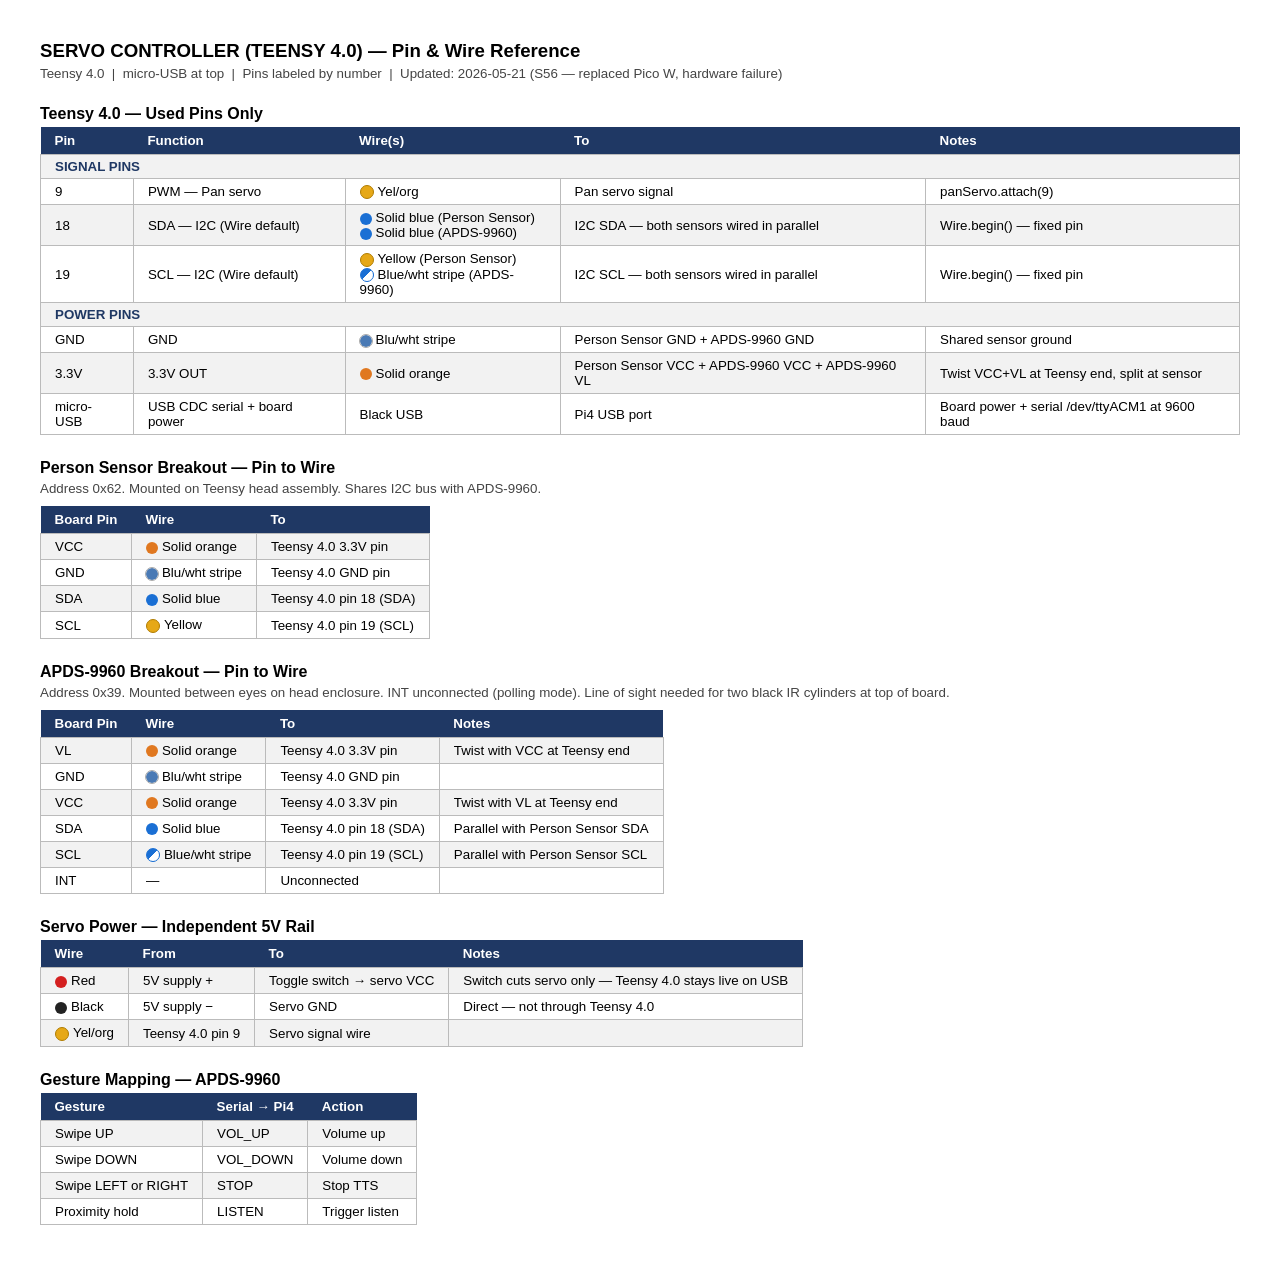
<file: docs/servo_pico_wiring_onenote.html>
<!DOCTYPE html>
<html>
<head>
<meta charset="utf-8">
<style>
  body { font-family: Calibri, Arial, sans-serif; font-size: 11pt; margin: 40px; }
  h1 { font-size: 14pt; margin-bottom: 4px; }
  h2 { font-size: 12pt; margin-top: 24px; margin-bottom: 4px; }
  p  { margin: 2px 0 10px 0; font-size: 10pt; color: #444; }
  table { border-collapse: collapse; margin-bottom: 18px; }
  th { background: #1f3864; color: white; padding: 6px 14px; text-align: left; font-size: 10pt; }
  td { border: 1px solid #bbb; padding: 5px 14px; font-size: 10pt; }
  tr:nth-child(even) td { background: #f2f2f2; }
  .side-header td { background: #d6e0f0; font-weight: bold; font-size: 10pt; color: #1f3864; border: 1px solid #bbb; padding: 4px 14px; }
  .w { display: inline-block; width: 12px; height: 12px; border-radius: 50%; margin-right: 4px; vertical-align: middle; }
  .stripe-blue { background: linear-gradient(135deg, #1a6fd4 50%, #fff 50%); border: 1px solid #1a6fd4; }
</style>
</head>
<body>

<h1>SERVO CONTROLLER (TEENSY 4.0) &mdash; Pin &amp; Wire Reference</h1>
<p>Teensy 4.0 &nbsp;|&nbsp; micro-USB at top &nbsp;|&nbsp; Pins labeled by number &nbsp;|&nbsp; Updated: 2026-05-21 (S56 &mdash; replaced Pico W, hardware failure)</p>

<h2>Teensy 4.0 &mdash; Used Pins Only</h2>
<table>
  <tr><th>Pin</th><th>Function</th><th>Wire(s)</th><th>To</th><th>Notes</th></tr>

  <tr class="side-header"><td colspan="5">SIGNAL PINS</td></tr>
  <tr>
    <td>9</td><td>PWM &mdash; Pan servo</td>
    <td><span class="w" style="background:#e6a817;border:1px solid #b07c00;"></span>Yel/org</td>
    <td>Pan servo signal</td>
    <td>panServo.attach(9)</td>
  </tr>
  <tr>
    <td>18</td><td>SDA &mdash; I2C (Wire default)</td>
    <td>
      <span class="w" style="background:#1a6fd4;"></span>Solid blue (Person Sensor)<br>
      <span class="w" style="background:#1a6fd4;"></span>Solid blue (APDS-9960)
    </td>
    <td>I2C SDA &mdash; both sensors wired in parallel</td>
    <td>Wire.begin() &mdash; fixed pin</td>
  </tr>
  <tr>
    <td>19</td><td>SCL &mdash; I2C (Wire default)</td>
    <td>
      <span class="w" style="background:#e6a817;border:1px solid #b07c00;"></span>Yellow (Person Sensor)<br>
      <span class="w stripe-blue"></span>Blue/wht stripe (APDS-9960)
    </td>
    <td>I2C SCL &mdash; both sensors wired in parallel</td>
    <td>Wire.begin() &mdash; fixed pin</td>
  </tr>

  <tr class="side-header"><td colspan="5">POWER PINS</td></tr>
  <tr>
    <td>GND</td><td>GND</td>
    <td><span class="w" style="background:#4a7ab5;outline:1px solid #aaa;"></span>Blu/wht stripe</td>
    <td>Person Sensor GND + APDS-9960 GND</td>
    <td>Shared sensor ground</td>
  </tr>
  <tr>
    <td>3.3V</td><td>3.3V OUT</td>
    <td><span class="w" style="background:#e07820;"></span>Solid orange</td>
    <td>Person Sensor VCC + APDS-9960 VCC + APDS-9960 VL</td>
    <td>Twist VCC+VL at Teensy end, split at sensor</td>
  </tr>
  <tr>
    <td>micro-USB</td><td>USB CDC serial + board power</td>
    <td>Black USB</td>
    <td>Pi4 USB port</td>
    <td>Board power + serial /dev/ttyACM1 at 9600 baud</td>
  </tr>
</table>

<h2>Person Sensor Breakout &mdash; Pin to Wire</h2>
<p>Address 0x62. Mounted on Teensy head assembly. Shares I2C bus with APDS-9960.</p>
<table>
  <tr><th>Board Pin</th><th>Wire</th><th>To</th></tr>
  <tr><td>VCC</td><td><span class="w" style="background:#e07820;"></span>Solid orange</td><td>Teensy 4.0 3.3V pin</td></tr>
  <tr><td>GND</td><td><span class="w" style="background:#4a7ab5;outline:1px solid #aaa;"></span>Blu/wht stripe</td><td>Teensy 4.0 GND pin</td></tr>
  <tr><td>SDA</td><td><span class="w" style="background:#1a6fd4;"></span>Solid blue</td><td>Teensy 4.0 pin 18 (SDA)</td></tr>
  <tr><td>SCL</td><td><span class="w" style="background:#e6a817;border:1px solid #b07c00;"></span>Yellow</td><td>Teensy 4.0 pin 19 (SCL)</td></tr>
</table>

<h2>APDS-9960 Breakout &mdash; Pin to Wire</h2>
<p>Address 0x39. Mounted between eyes on head enclosure. INT unconnected (polling mode). Line of sight needed for two black IR cylinders at top of board.</p>
<table>
  <tr><th>Board Pin</th><th>Wire</th><th>To</th><th>Notes</th></tr>
  <tr><td>VL</td><td><span class="w" style="background:#e07820;"></span>Solid orange</td><td>Teensy 4.0 3.3V pin</td><td>Twist with VCC at Teensy end</td></tr>
  <tr><td>GND</td><td><span class="w" style="background:#4a7ab5;outline:1px solid #aaa;"></span>Blu/wht stripe</td><td>Teensy 4.0 GND pin</td><td></td></tr>
  <tr><td>VCC</td><td><span class="w" style="background:#e07820;"></span>Solid orange</td><td>Teensy 4.0 3.3V pin</td><td>Twist with VL at Teensy end</td></tr>
  <tr><td>SDA</td><td><span class="w" style="background:#1a6fd4;"></span>Solid blue</td><td>Teensy 4.0 pin 18 (SDA)</td><td>Parallel with Person Sensor SDA</td></tr>
  <tr><td>SCL</td><td><span class="w stripe-blue"></span>Blue/wht stripe</td><td>Teensy 4.0 pin 19 (SCL)</td><td>Parallel with Person Sensor SCL</td></tr>
  <tr><td>INT</td><td>&mdash;</td><td>Unconnected</td><td></td></tr>
</table>

<h2>Servo Power &mdash; Independent 5V Rail</h2>
<table>
  <tr><th>Wire</th><th>From</th><th>To</th><th>Notes</th></tr>
  <tr><td><span class="w" style="background:#d42020;"></span>Red</td><td>5V supply +</td><td>Toggle switch &rarr; servo VCC</td><td>Switch cuts servo only &mdash; Teensy 4.0 stays live on USB</td></tr>
  <tr><td><span class="w" style="background:#222;"></span>Black</td><td>5V supply &minus;</td><td>Servo GND</td><td>Direct &mdash; not through Teensy 4.0</td></tr>
  <tr><td><span class="w" style="background:#e6a817;border:1px solid #b07c00;"></span>Yel/org</td><td>Teensy 4.0 pin 9</td><td>Servo signal wire</td><td></td></tr>
</table>

<h2>Gesture Mapping &mdash; APDS-9960</h2>
<table>
  <tr><th>Gesture</th><th>Serial &rarr; Pi4</th><th>Action</th></tr>
  <tr><td>Swipe UP</td><td>VOL_UP</td><td>Volume up</td></tr>
  <tr><td>Swipe DOWN</td><td>VOL_DOWN</td><td>Volume down</td></tr>
  <tr><td>Swipe LEFT or RIGHT</td><td>STOP</td><td>Stop TTS</td></tr>
  <tr><td>Proximity hold</td><td>LISTEN</td><td>Trigger listen</td></tr>
</table>

</body>
</html>
</file>
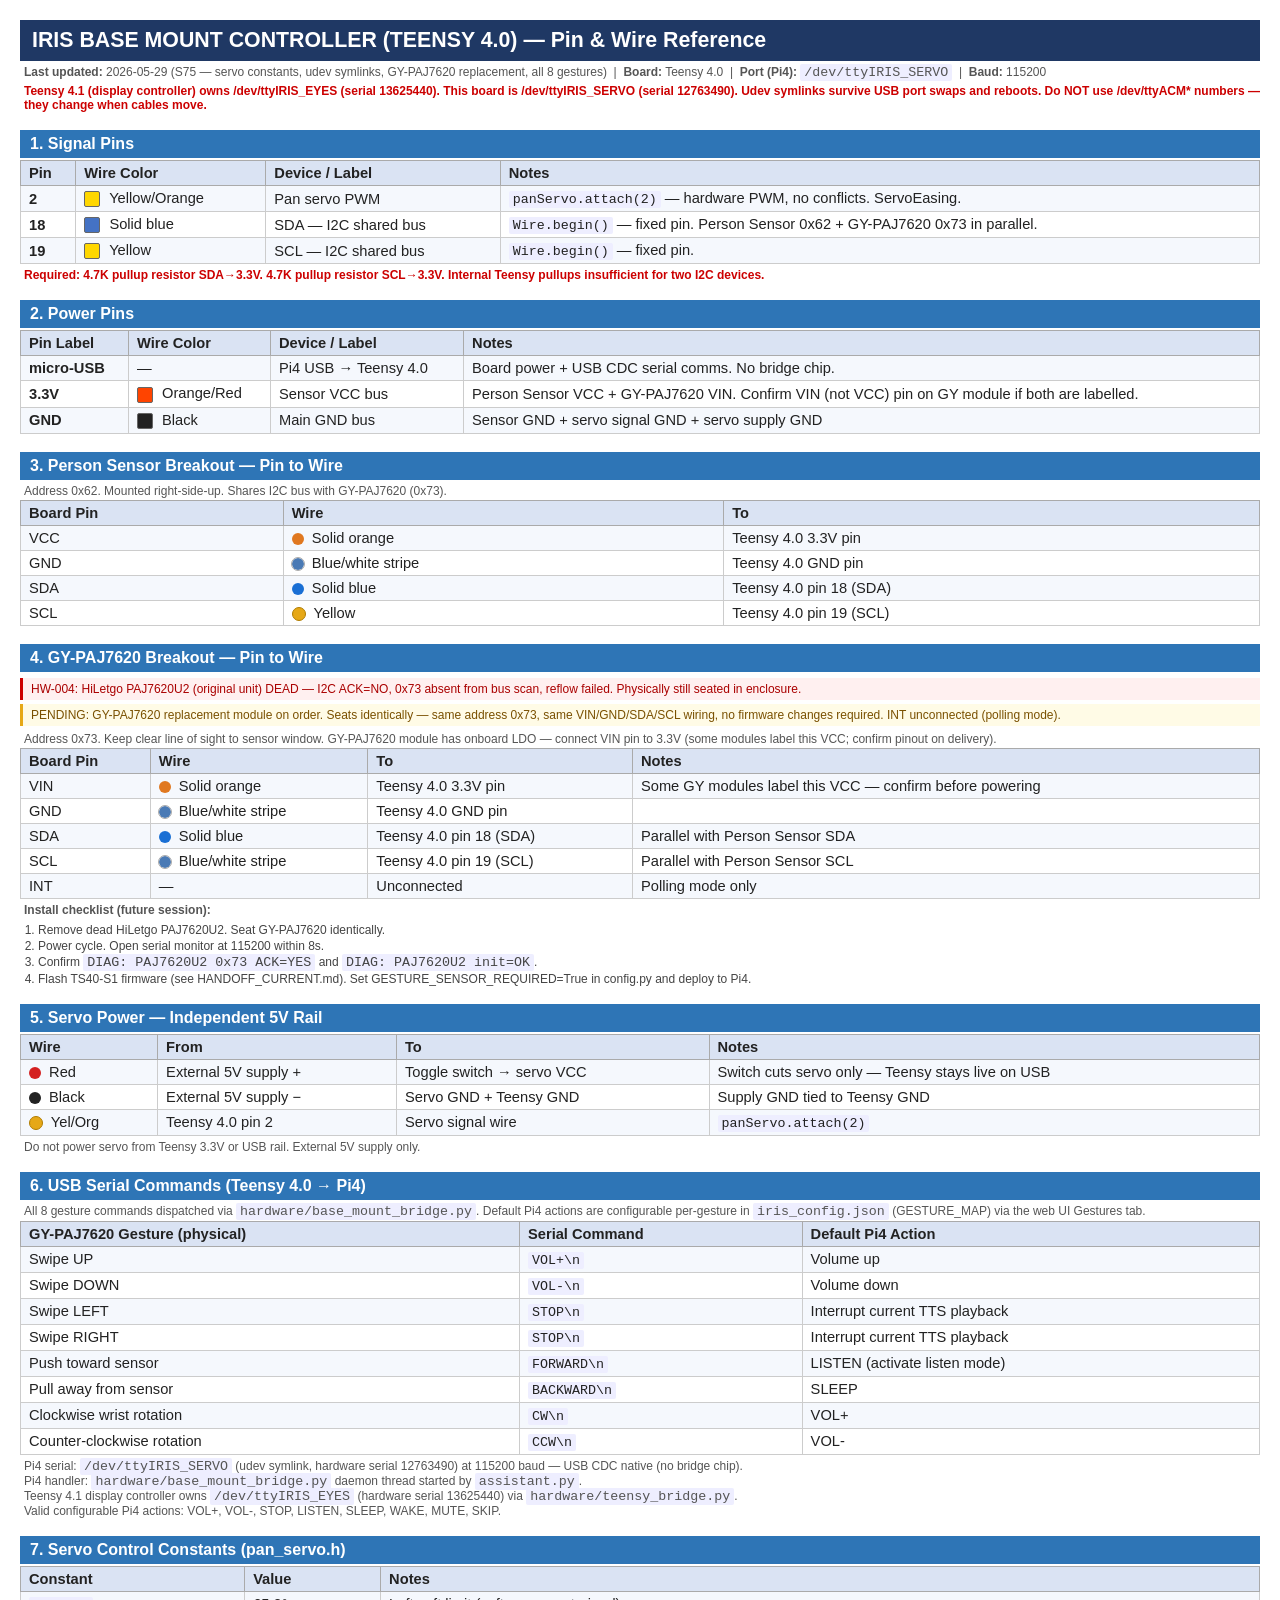
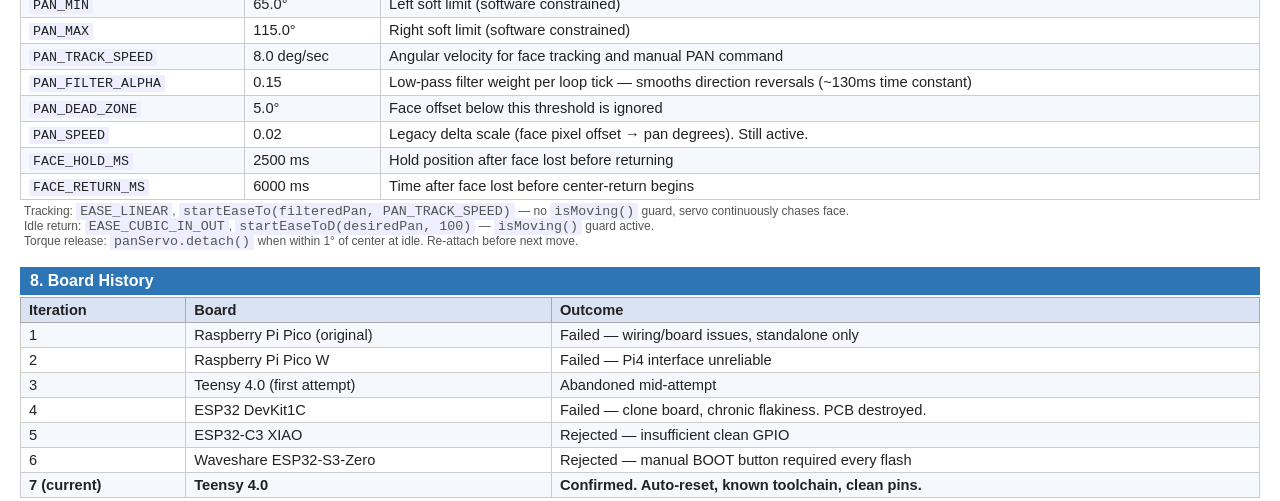
<file: docs/servo_teensy40_wiring_onenote.html>
<!DOCTYPE html>
<html lang="en">
<head>
<meta charset="UTF-8">
<title>IRIS Base Mount Controller (Teensy 4.0) — Wiring Reference</title>
<style>
  body { font-family: Calibri, Arial, sans-serif; font-size: 11pt; margin: 20px; color: #222; }
  h1 { font-size: 16pt; font-weight: bold; background: #1f3864; color: #fff; padding: 8px 12px; margin-bottom: 4px; }
  h2 { font-size: 12pt; font-weight: bold; background: #2e75b6; color: #fff; padding: 5px 10px; margin-top: 18px; margin-bottom: 0; }
  table { border-collapse: collapse; width: 100%; margin-top: 2px; }
  th { background: #dae3f3; font-weight: bold; text-align: left; padding: 4px 8px; border: 1px solid #aaa; }
  td { padding: 4px 8px; border: 1px solid #ccc; vertical-align: middle; }
  tr:nth-child(even) { background: #f5f8fd; }
  .swatch { display: inline-block; width: 14px; height: 14px; border: 1px solid #666; border-radius: 2px; vertical-align: middle; margin-right: 5px; }
  .note { font-size: 9pt; color: #555; margin-top: 4px; margin-bottom: 0; padding-left: 4px; }
  .warn { font-size: 9pt; color: #c00; margin-top: 4px; margin-bottom: 0; padding-left: 4px; font-weight: bold; }
  .hw-dead { font-size: 9pt; color: #a00; background: #fff0f0; border-left: 3px solid #c00; padding: 4px 8px; margin-top: 6px; margin-bottom: 0; }
  .hw-pending { font-size: 9pt; color: #7a5000; background: #fffbe6; border-left: 3px solid #e6a817; padding: 4px 8px; margin-top: 4px; margin-bottom: 0; }
  code { font-family: Consolas, monospace; background: #eef; padding: 1px 4px; border-radius: 2px; font-size: 10pt; }
  .w { display: inline-block; width: 12px; height: 12px; border-radius: 50%; margin-right: 4px; vertical-align: middle; }
  ol.checklist { font-size: 9pt; color: #444; margin: 6px 0 0 18px; padding: 0; }
  ol.checklist li { margin-bottom: 2px; }
</style>
</head>
<body>

<h1>IRIS BASE MOUNT CONTROLLER (TEENSY 4.0) &mdash; Pin &amp; Wire Reference</h1>
<p class="note">
  <strong>Last updated:</strong> 2026-05-29 (S75 &mdash; servo constants, udev symlinks, GY-PAJ7620 replacement, all 8 gestures)
  &nbsp;|&nbsp; <strong>Board:</strong> Teensy 4.0
  &nbsp;|&nbsp; <strong>Port (Pi4):</strong> <code>/dev/ttyIRIS_SERVO</code> &nbsp;|&nbsp; <strong>Baud:</strong> 115200
</p>
<p class="warn">Teensy 4.1 (display controller) owns /dev/ttyIRIS_EYES (serial 13625440). This board is /dev/ttyIRIS_SERVO (serial 12763490). Udev symlinks survive USB port swaps and reboots. Do NOT use /dev/ttyACM* numbers &mdash; they change when cables move.</p>

<!-- ═══════════════════════════════════════════════════════════ -->
<h2>1. Signal Pins</h2>
<table>
  <tr><th>Pin</th><th>Wire Color</th><th>Device / Label</th><th>Notes</th></tr>
  <tr>
    <td><strong>2</strong></td>
    <td><span class="swatch" style="background:#ffd700;"></span> Yellow/Orange</td>
    <td>Pan servo PWM</td>
    <td><code>panServo.attach(2)</code> &mdash; hardware PWM, no conflicts. ServoEasing.</td>
  </tr>
  <tr>
    <td><strong>18</strong></td>
    <td><span class="swatch" style="background:#4472c4;"></span> Solid blue</td>
    <td>SDA &mdash; I2C shared bus</td>
    <td><code>Wire.begin()</code> &mdash; fixed pin. Person Sensor 0x62 + GY-PAJ7620 0x73 in parallel.</td>
  </tr>
  <tr>
    <td><strong>19</strong></td>
    <td><span class="swatch" style="background:#ffd700;"></span> Yellow</td>
    <td>SCL &mdash; I2C shared bus</td>
    <td><code>Wire.begin()</code> &mdash; fixed pin.</td>
  </tr>
</table>
<p class="warn">Required: 4.7K pullup resistor SDA&rarr;3.3V. 4.7K pullup resistor SCL&rarr;3.3V. Internal Teensy pullups insufficient for two I2C devices.</p>

<!-- ═══════════════════════════════════════════════════════════ -->
<h2>2. Power Pins</h2>
<table>
  <tr><th>Pin Label</th><th>Wire Color</th><th>Device / Label</th><th>Notes</th></tr>
  <tr>
    <td><strong>micro-USB</strong></td>
    <td>&mdash;</td>
    <td>Pi4 USB &rarr; Teensy 4.0</td>
    <td>Board power + USB CDC serial comms. No bridge chip.</td>
  </tr>
  <tr>
    <td><strong>3.3V</strong></td>
    <td><span class="swatch" style="background:#ff4400;"></span> Orange/Red</td>
    <td>Sensor VCC bus</td>
    <td>Person Sensor VCC + GY-PAJ7620 VIN. Confirm VIN (not VCC) pin on GY module if both are labelled.</td>
  </tr>
  <tr>
    <td><strong>GND</strong></td>
    <td><span class="swatch" style="background:#222;"></span> Black</td>
    <td>Main GND bus</td>
    <td>Sensor GND + servo signal GND + servo supply GND</td>
  </tr>
</table>

<!-- ═══════════════════════════════════════════════════════════ -->
<h2>3. Person Sensor Breakout &mdash; Pin to Wire</h2>
<p class="note">Address 0x62. Mounted right-side-up. Shares I2C bus with GY-PAJ7620 (0x73).</p>
<table>
  <tr><th>Board Pin</th><th>Wire</th><th>To</th></tr>
  <tr><td>VCC</td><td><span class="w" style="background:#e07820;"></span> Solid orange</td><td>Teensy 4.0 3.3V pin</td></tr>
  <tr><td>GND</td><td><span class="w" style="background:#4a7ab5; outline:1px solid #aaa;"></span> Blue/white stripe</td><td>Teensy 4.0 GND pin</td></tr>
  <tr><td>SDA</td><td><span class="w" style="background:#1a6fd4;"></span> Solid blue</td><td>Teensy 4.0 pin 18 (SDA)</td></tr>
  <tr><td>SCL</td><td><span class="w" style="background:#e6a817; border:1px solid #b07c00;"></span> Yellow</td><td>Teensy 4.0 pin 19 (SCL)</td></tr>
</table>

<!-- ═══════════════════════════════════════════════════════════ -->
<h2>4. GY-PAJ7620 Breakout &mdash; Pin to Wire</h2>
<div class="hw-dead">HW-004: HiLetgo PAJ7620U2 (original unit) DEAD &mdash; I2C ACK=NO, 0x73 absent from bus scan, reflow failed. Physically still seated in enclosure.</div>
<div class="hw-pending">PENDING: GY-PAJ7620 replacement module on order. Seats identically &mdash; same address 0x73, same VIN/GND/SDA/SCL wiring, no firmware changes required. INT unconnected (polling mode).</div>
<p class="note" style="margin-top:6px;">Address 0x73. Keep clear line of sight to sensor window. GY-PAJ7620 module has onboard LDO &mdash; connect VIN pin to 3.3V (some modules label this VCC; confirm pinout on delivery).</p>
<table>
  <tr><th>Board Pin</th><th>Wire</th><th>To</th><th>Notes</th></tr>
  <tr><td>VIN</td><td><span class="w" style="background:#e07820;"></span> Solid orange</td><td>Teensy 4.0 3.3V pin</td><td>Some GY modules label this VCC &mdash; confirm before powering</td></tr>
  <tr><td>GND</td><td><span class="w" style="background:#4a7ab5; outline:1px solid #aaa;"></span> Blue/white stripe</td><td>Teensy 4.0 GND pin</td><td></td></tr>
  <tr><td>SDA</td><td><span class="w" style="background:#1a6fd4;"></span> Solid blue</td><td>Teensy 4.0 pin 18 (SDA)</td><td>Parallel with Person Sensor SDA</td></tr>
  <tr><td>SCL</td><td><span class="w" style="background:#4a7ab5; outline:1px solid #aaa;"></span> Blue/white stripe</td><td>Teensy 4.0 pin 19 (SCL)</td><td>Parallel with Person Sensor SCL</td></tr>
  <tr><td>INT</td><td>&mdash;</td><td>Unconnected</td><td>Polling mode only</td></tr>
</table>
<p class="note"><strong>Install checklist (future session):</strong></p>
<ol class="checklist">
  <li>Remove dead HiLetgo PAJ7620U2. Seat GY-PAJ7620 identically.</li>
  <li>Power cycle. Open serial monitor at 115200 within 8s.</li>
  <li>Confirm <code>DIAG: PAJ7620U2 0x73 ACK=YES</code> and <code>DIAG: PAJ7620U2 init=OK</code>.</li>
  <li>Flash TS40-S1 firmware (see HANDOFF_CURRENT.md). Set GESTURE_SENSOR_REQUIRED=True in config.py and deploy to Pi4.</li>
</ol>

<!-- ═══════════════════════════════════════════════════════════ -->
<h2>5. Servo Power &mdash; Independent 5V Rail</h2>
<table>
  <tr><th>Wire</th><th>From</th><th>To</th><th>Notes</th></tr>
  <tr>
    <td><span class="w" style="background:#d42020;"></span> Red</td>
    <td>External 5V supply +</td>
    <td>Toggle switch &rarr; servo VCC</td>
    <td>Switch cuts servo only &mdash; Teensy stays live on USB</td>
  </tr>
  <tr>
    <td><span class="w" style="background:#222;"></span> Black</td>
    <td>External 5V supply &minus;</td>
    <td>Servo GND + Teensy GND</td>
    <td>Supply GND tied to Teensy GND</td>
  </tr>
  <tr>
    <td><span class="w" style="background:#e6a817; border:1px solid #b07c00;"></span> Yel/Org</td>
    <td>Teensy 4.0 pin 2</td>
    <td>Servo signal wire</td>
    <td><code>panServo.attach(2)</code></td>
  </tr>
</table>
<p class="note">Do not power servo from Teensy 3.3V or USB rail. External 5V supply only.</p>

<!-- ═══════════════════════════════════════════════════════════ -->
<h2>6. USB Serial Commands (Teensy 4.0 &rarr; Pi4)</h2>
<p class="note">All 8 gesture commands dispatched via <code>hardware/base_mount_bridge.py</code>. Default Pi4 actions are configurable per-gesture in <code>iris_config.json</code> (GESTURE_MAP) via the web UI Gestures tab.</p>
<table>
  <tr><th>GY-PAJ7620 Gesture (physical)</th><th>Serial Command</th><th>Default Pi4 Action</th></tr>
  <tr><td>Swipe UP</td><td><code>VOL+\n</code></td><td>Volume up</td></tr>
  <tr><td>Swipe DOWN</td><td><code>VOL-\n</code></td><td>Volume down</td></tr>
  <tr><td>Swipe LEFT</td><td><code>STOP\n</code></td><td>Interrupt current TTS playback</td></tr>
  <tr><td>Swipe RIGHT</td><td><code>STOP\n</code></td><td>Interrupt current TTS playback</td></tr>
  <tr><td>Push toward sensor</td><td><code>FORWARD\n</code></td><td>LISTEN (activate listen mode)</td></tr>
  <tr><td>Pull away from sensor</td><td><code>BACKWARD\n</code></td><td>SLEEP</td></tr>
  <tr><td>Clockwise wrist rotation</td><td><code>CW\n</code></td><td>VOL+</td></tr>
  <tr><td>Counter-clockwise rotation</td><td><code>CCW\n</code></td><td>VOL-</td></tr>
</table>
<p class="note">
  Pi4 serial: <code>/dev/ttyIRIS_SERVO</code> (udev symlink, hardware serial 12763490) at 115200 baud &mdash; USB CDC native (no bridge chip).<br>
  Pi4 handler: <code>hardware/base_mount_bridge.py</code> daemon thread started by <code>assistant.py</code>.<br>
  Teensy 4.1 display controller owns <code>/dev/ttyIRIS_EYES</code> (hardware serial 13625440) via <code>hardware/teensy_bridge.py</code>.<br>
  Valid configurable Pi4 actions: VOL+, VOL-, STOP, LISTEN, SLEEP, WAKE, MUTE, SKIP.
</p>

<!-- ═══════════════════════════════════════════════════════════ -->
<h2>7. Servo Control Constants (pan_servo.h)</h2>
<table>
  <tr><th>Constant</th><th>Value</th><th>Notes</th></tr>
  <tr><td><code>PAN_MIN</code></td><td>65.0&deg;</td><td>Left soft limit (software constrained)</td></tr>
  <tr><td><code>PAN_MAX</code></td><td>115.0&deg;</td><td>Right soft limit (software constrained)</td></tr>
  <tr><td><code>PAN_TRACK_SPEED</code></td><td>8.0 deg/sec</td><td>Angular velocity for face tracking and manual PAN command</td></tr>
  <tr><td><code>PAN_FILTER_ALPHA</code></td><td>0.15</td><td>Low-pass filter weight per loop tick &mdash; smooths direction reversals (~130ms time constant)</td></tr>
  <tr><td><code>PAN_DEAD_ZONE</code></td><td>5.0&deg;</td><td>Face offset below this threshold is ignored</td></tr>
  <tr><td><code>PAN_SPEED</code></td><td>0.02</td><td>Legacy delta scale (face pixel offset &rarr; pan degrees). Still active.</td></tr>
  <tr><td><code>FACE_HOLD_MS</code></td><td>2500 ms</td><td>Hold position after face lost before returning</td></tr>
  <tr><td><code>FACE_RETURN_MS</code></td><td>6000 ms</td><td>Time after face lost before center-return begins</td></tr>
</table>
<p class="note">
  Tracking: <code>EASE_LINEAR</code>, <code>startEaseTo(filteredPan, PAN_TRACK_SPEED)</code> &mdash; no <code>isMoving()</code> guard, servo continuously chases face.<br>
  Idle return: <code>EASE_CUBIC_IN_OUT</code>, <code>startEaseToD(desiredPan, 100)</code> &mdash; <code>isMoving()</code> guard active.<br>
  Torque release: <code>panServo.detach()</code> when within 1&deg; of center at idle. Re-attach before next move.
</p>

<!-- ═══════════════════════════════════════════════════════════ -->
<h2>8. Board History</h2>
<table>
  <tr><th>Iteration</th><th>Board</th><th>Outcome</th></tr>
  <tr><td>1</td><td>Raspberry Pi Pico (original)</td><td>Failed &mdash; wiring/board issues, standalone only</td></tr>
  <tr><td>2</td><td>Raspberry Pi Pico W</td><td>Failed &mdash; Pi4 interface unreliable</td></tr>
  <tr><td>3</td><td>Teensy 4.0 (first attempt)</td><td>Abandoned mid-attempt</td></tr>
  <tr><td>4</td><td>ESP32 DevKit1C</td><td>Failed &mdash; clone board, chronic flakiness. PCB destroyed.</td></tr>
  <tr><td>5</td><td>ESP32-C3 XIAO</td><td>Rejected &mdash; insufficient clean GPIO</td></tr>
  <tr><td>6</td><td>Waveshare ESP32-S3-Zero</td><td>Rejected &mdash; manual BOOT button required every flash</td></tr>
  <tr><td><strong>7 (current)</strong></td><td><strong>Teensy 4.0</strong></td><td><strong>Confirmed. Auto-reset, known toolchain, clean pins.</strong></td></tr>
</table>

</body>
</html>
</file>
